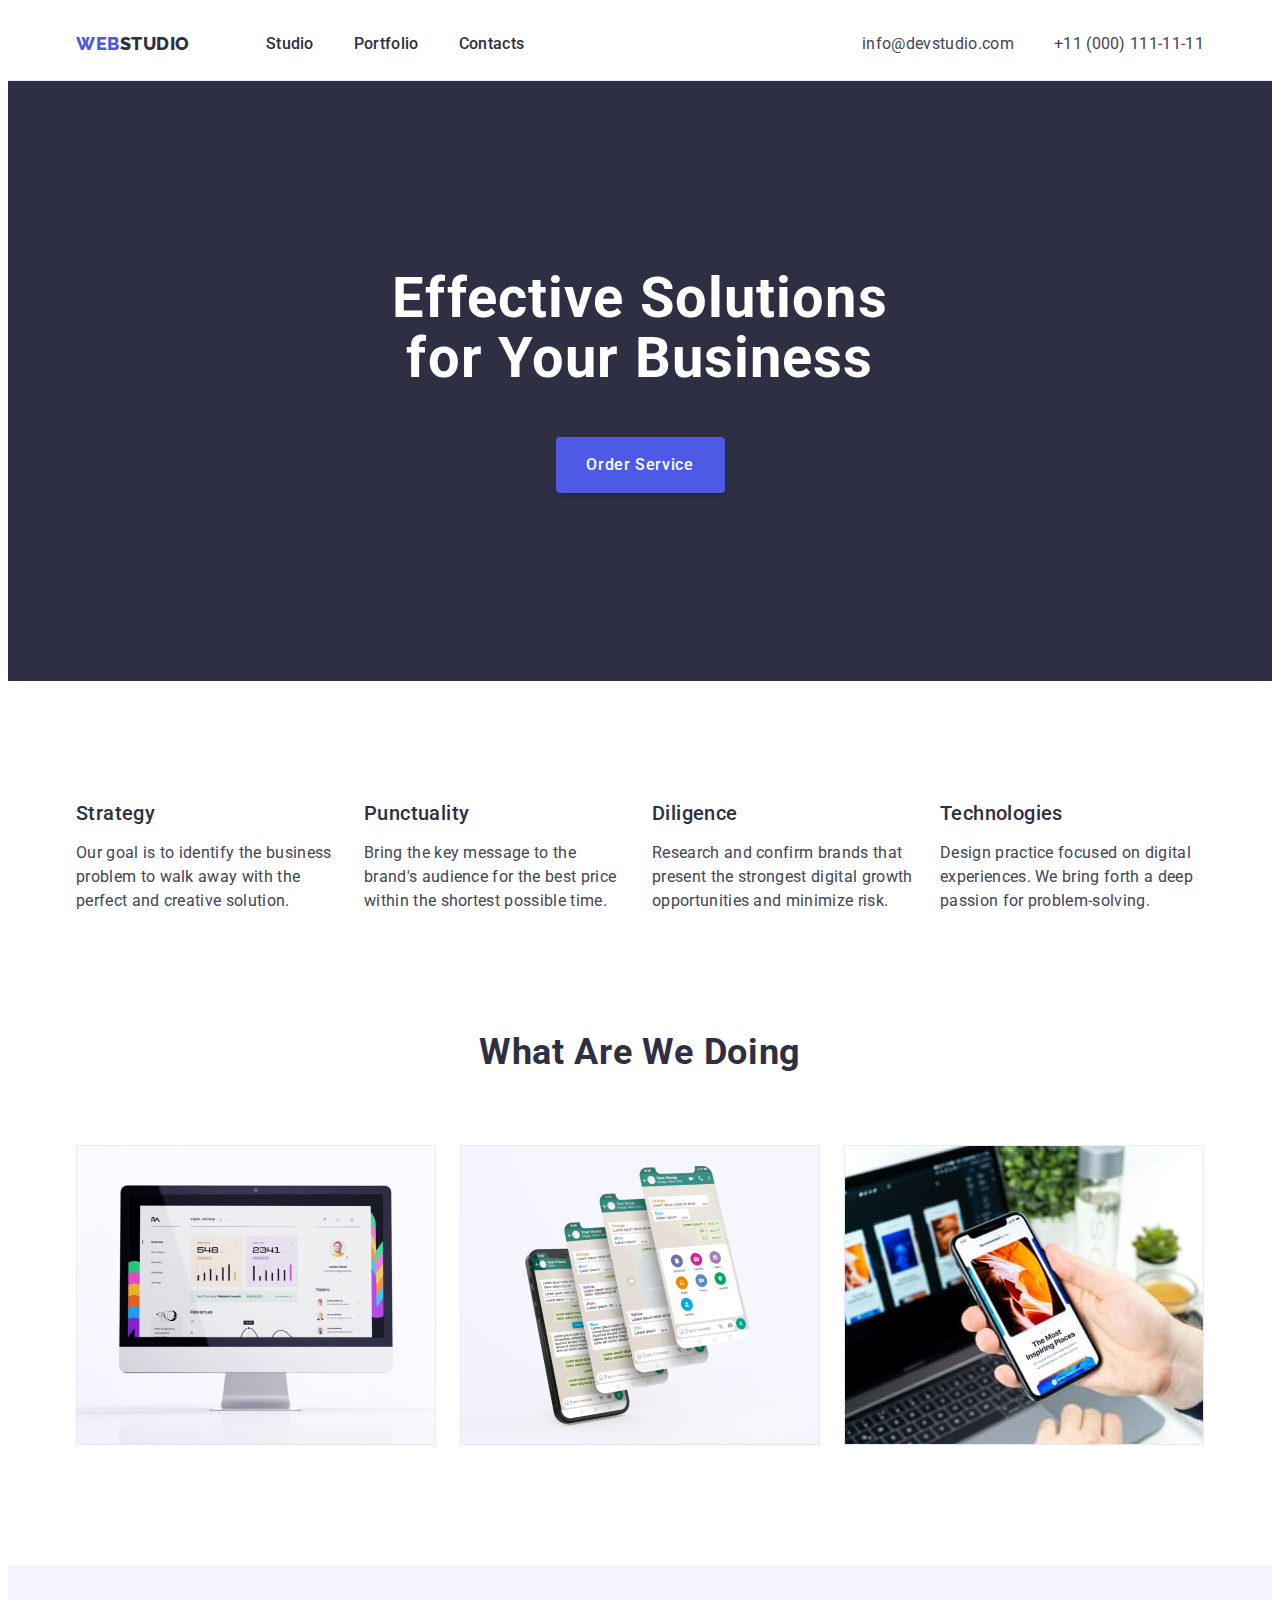
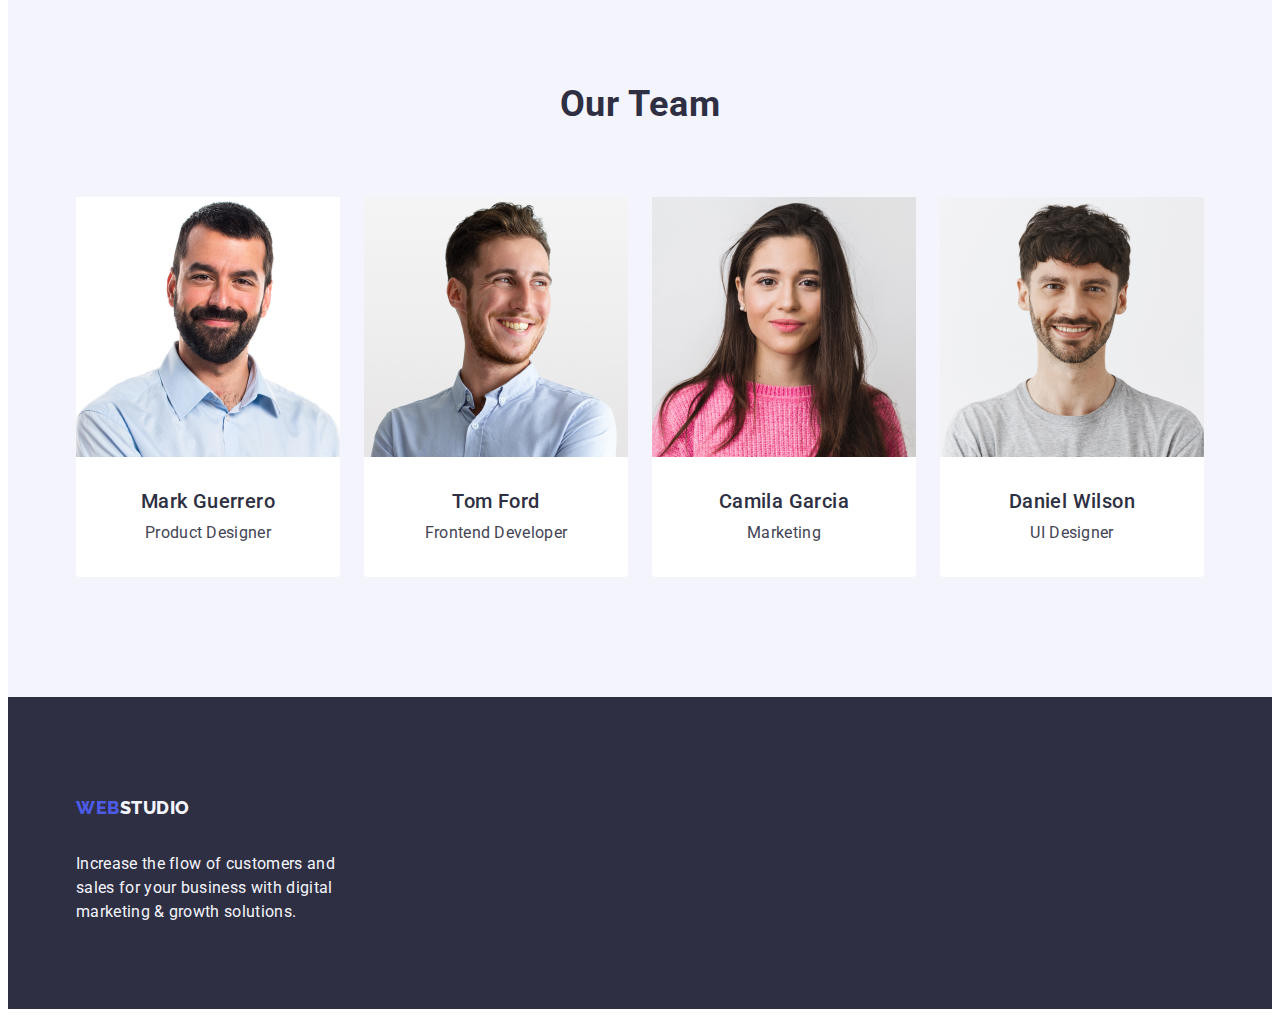
<file: index.html>
<!DOCTYPE html>
<html lang="en">
<head>
    <meta charset="UTF-8">
    <meta name="viewport" content="width=device-width, initial-scale=1.0">
    <title>WebStudio</title>

    <link rel="stylesheet" href="https://cdnjs.cloudflare.com/ajax/libs/modern-normalize/2.0.0/modern-normalize.min.css" integrity="sha512-4xo8blKMVCiXpTaLzQSLSw3KFOVPWhm/TRtuPVc4WG6kUgjH6J03IBuG7JZPkcWMxJ5huwaBpOpnwYElP/m6wg==" crossorigin="anonymous" referrerpolicy="no-referrer" />

    <link rel="stylesheet" href="./css/styles.css">

    <link rel="preconnect" href="https://fonts.googleapis.com">
    <link rel="preconnect" href="https://fonts.gstatic.com" crossorigin>
    <link href="https://fonts.googleapis.com/css2?family=Raleway:wght@800&family=Roboto:wght@400;500&display=swap" rel="stylesheet">
</head>

<body>

    <header class="container-bottom">
        <div class="container header_container">
            <nav class="navigation">
                <a class="logo-web link" href="./index.html">Web<span class="logo-part">Studio</span></a>
                <ul class="title-link list">
                    <li class="title-list"><a class="title-list-link link" href="./index.html">Studio</a></li>
                    <li class="title-list"><a class="title-list-link link" href="./portfolio.html" target="_blank">Portfolio</a></li>
                    <li class="title-list"><a class="title-list-link link" href="">Contacts</a></li>
                </ul>
            </nav>
        
        
            <address class="title-adress">
                <ul class="title-adress-list list">
                    <li class="title-list"><a class="title-contacts link" href="mailto:info@devstudio.com">info@devstudio.com</a></li>
                    <li class="title-list"><a class="title-contacts link" href="tel:+110001111111">+11 (000) 111-11-11</a></li>
                </ul>
            </address>
        </div>
    </header>

<main>
    
    <section class="main-board">
        <div class="main_container container">
            <h1 class="main-board-title">Effective Solutions for Your Business</h1>
            <button class="main-board-button" type="button">Order Service</button>
        </div>
    </section>
    
    <section class="section-preview">
        <div class="head_conteiner_preview container">
            <h2 class="visually-hidden">section</h2>
            <ul class="list_container list">

                <li class="container_menu_list">
                    <h3 class="section-preview-text">Strategy</h3>
                    <p class="section-preview-paragraph">
                        Our goal is to identify the business problem to walk away with the perfect and creative solution.
                    </p>
                </li>

                <li class="container_menu_list">
                    <h3 class="section-preview-text">Punctuality</h3>
                    <p class="section-preview-paragraph">
                        Bring the key message to the brand's audience for the best price within the shortest possible time.
                    </p>
                </li>

                <li class="container_menu_list">
                    <h3 class="section-preview-text">Diligence</h3>
                    <p class="section-preview-paragraph">
                        Research and confirm brands that present the strongest digital growth opportunities and minimize risk.
                    </p>
                </li>

                <li class="container_menu_list">
                    <h3 class="section-preview-text">Technologies</h3>
                    <p class="section-preview-paragraph">
                        Design practice focused on digital experiences. We bring forth a deep passion for problem-solving.
                    </p>
                </li>

            </ul>
        </div>
    </section>
    
    <section class="section-images_conteiner">
        <div class="conteiner_imeges_title container">
            <h2 class="section-imeges-title">What are we doing</h2>

            <ul class="images_conteiner list">
                <li class="images-inside"><img src="./images/777.jpg" width="360" alt="computer"></li>
                <li class="images-inside"><img src="./images/img21.jpg" width="360" alt="mobil"></li>
                <li class="images-inside"><img src="./images/img10.jpg" width="360" alt="Iphone"></li>
            </ul>
        </div>
    </section>

    <section class="fourth-section">
        <div class="staff container">
            <h2 class="section-imeges-title-personnel">Our Team</h2>

            <ul class="fourth-container list">
                <li class="fourth-section-list">
                    <img src="./images/img.jpg" width="264" alt="Mark">
                    <div class="inside-personnel">
                        <h3 class="section-title-personnel-text">Mark Guerrero</h3>
                        <p class="section-paragraph-personnel-text">Product Designer</p>
                    </div>
                </li>
                <li class="fourth-section-list">
                    <img src="./images/img22.jpg" width="264" alt="Tom">
                    <div class="inside-personnel">
                        <h3 class="section-title-personnel-text">Tom Ford</h3>
                        <p class="section-paragraph-personnel-text">Frontend Developer</p>
                    </div>   
                </li>
                <li class="fourth-section-list">
                    <img src="./images/img222.jpg" width="264" alt="Camila">
                    <div class="inside-personnel">
                        <h3 class="section-title-personnel-text">Camila Garcia</h3>
                        <p class="section-paragraph-personnel-text">Marketing</p>
                    </div>
                </li>
                <li class="fourth-section-list">
                    <img src="./images/img2.jpg" width="264" alt="Daniel">
                    <div class="inside-personnel">
                        <h3 class="section-title-personnel-text">Daniel Wilson</h3>
                        <p class="section-paragraph-personnel-text">UI Designer</p>
                    </div>
                </li>
            </ul>
        </div>
    </section>

</main>

    <footer class="footer-down-desidn">
        <div class="container-footer container">
            <a class="footer-logotype link" href="./index.html">Web<span class="footer-logo-part">Studio</span></a>
            <p class="footer-down-paragraph">Increase the flow of customers and sales for your business with digital marketing & growth solutions.</p>
        </div>
    </footer>
</body>
</html>
</file>
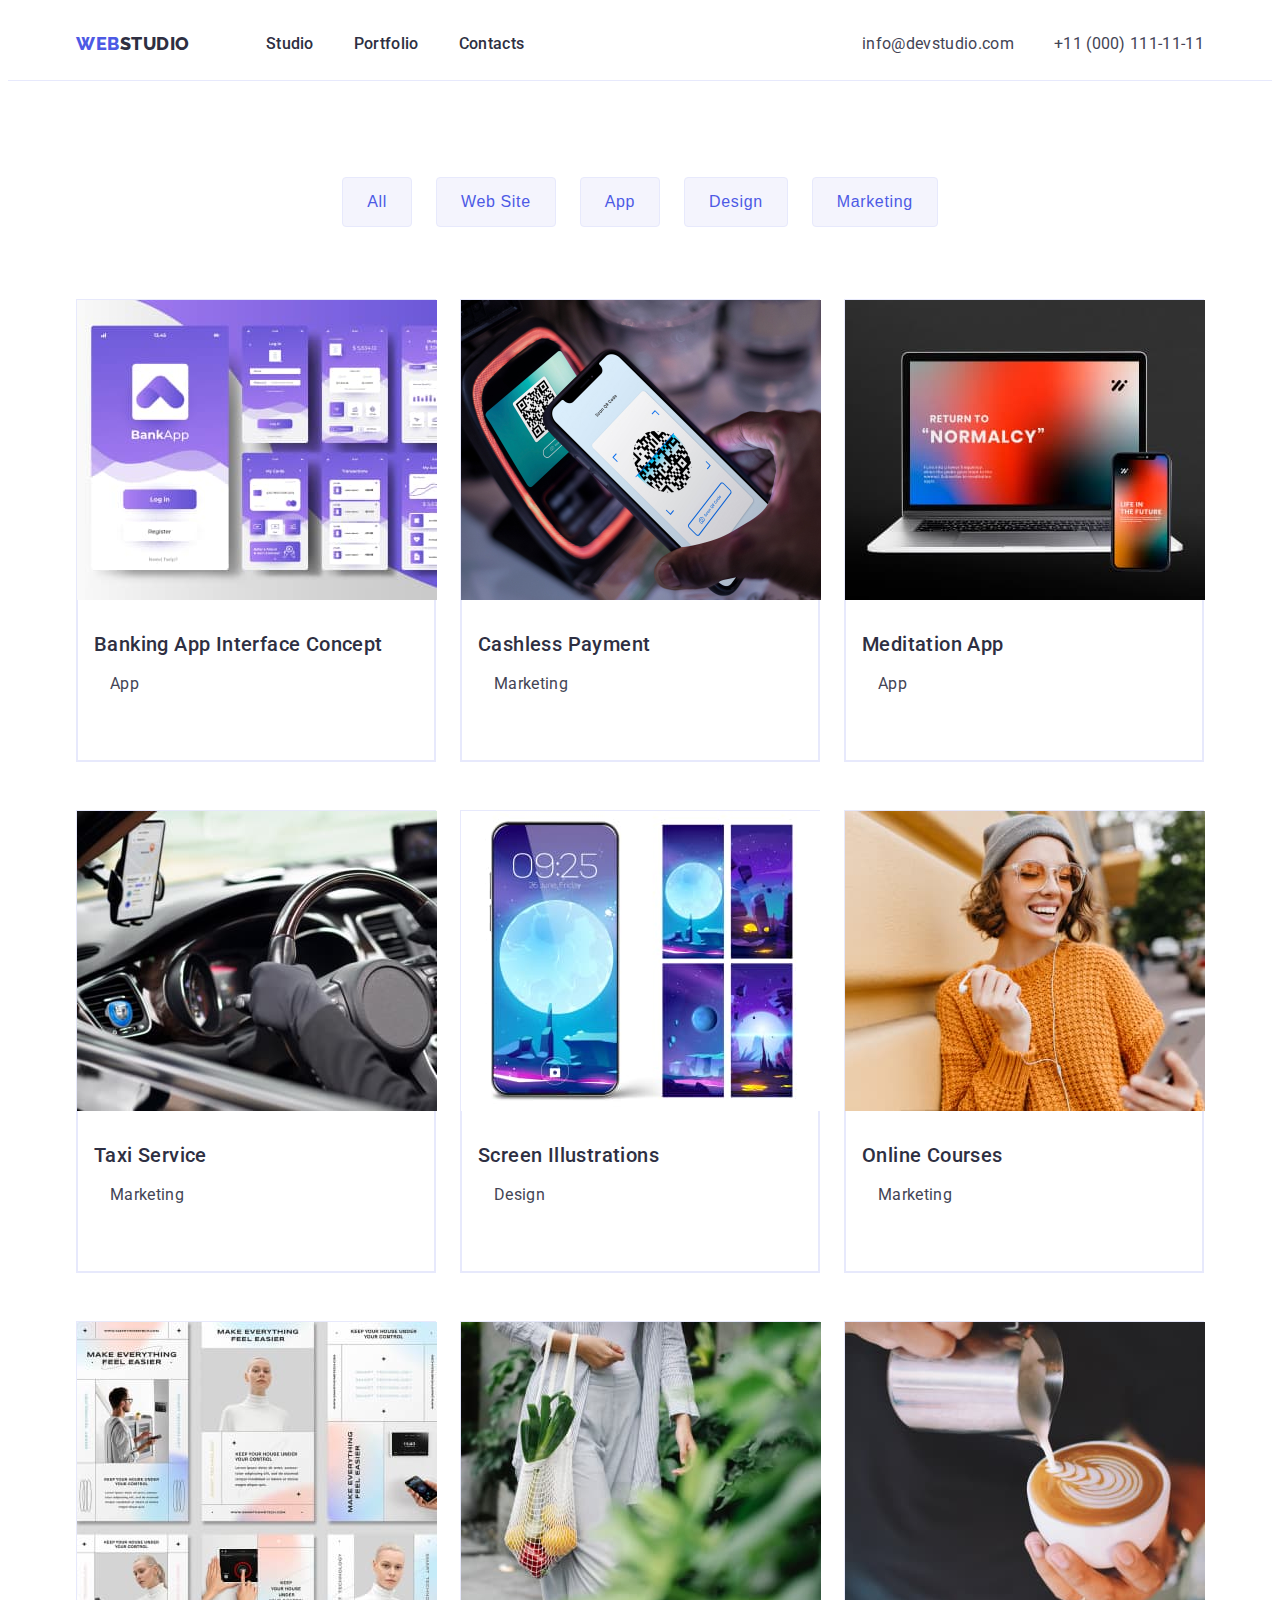
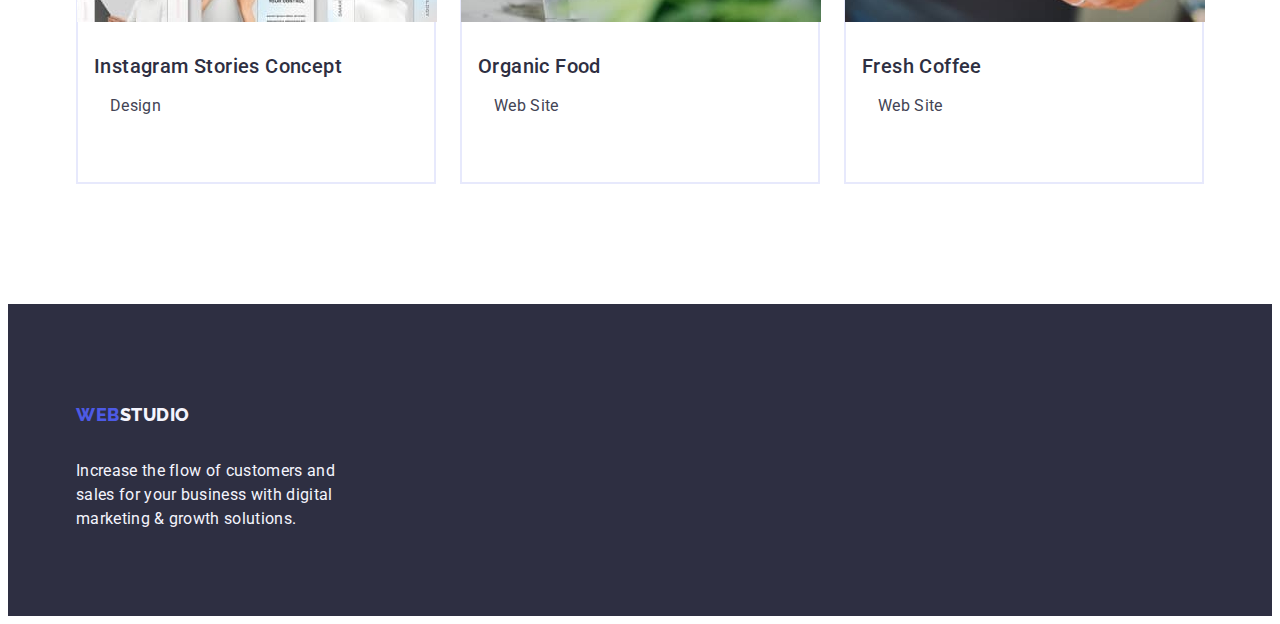
<file: portfolio.html>
<!DOCTYPE html>
<html lang="en">
<head>
    <meta charset="UTF-8">
    <meta name="viewport" content="width=device-width, initial-scale=1.0">
    <title>WebStudio</title>

    <link rel="stylesheet" href="https://cdnjs.cloudflare.com/ajax/libs/modern-normalize/2.0.0/modern-normalize.min.css" integrity="sha512-4xo8blKMVCiXpTaLzQSLSw3KFOVPWhm/TRtuPVc4WG6kUgjH6J03IBuG7JZPkcWMxJ5huwaBpOpnwYElP/m6wg==" crossorigin="anonymous" referrerpolicy="no-referrer" />

    <link rel="stylesheet" href="./css/styles.css">

    <link rel="preconnect" href="https://fonts.googleapis.com">
    <link rel="preconnect" href="https://fonts.gstatic.com" crossorigin>
    <link href="https://fonts.googleapis.com/css2?family=Raleway:wght@800&family=Roboto:wght@400;500&display=swap" rel="stylesheet">

</head>

    <body>

        <header class="container-bottom">
            <div class="container header_container">
                <nav class="navigation">
                    <a class="logo-web link" href="./index.html">Web<span class="logo-part">Studio</span></a>
                    <ul class="title-link list">
                        <li class="title-list"><a class="title-list-link link" href="./index.html">Studio</a></li>
                        <li class="title-list"><a class="title-list-link link" href="./portfolio.html">Portfolio</a></li>
                        <li class="title-list"><a class="title-list-link link" href="">Contacts</a></li>
                    </ul>
                </nav>
                <address class="title-adress">
                    <ul class="title-adress-list list">
                        <li><a class="title-contacts link" href="mailto:info@devstudio.com">info@devstudio.com</a></li>
                        <li><a class="title-contacts link" href="tel:+110001111111">+11 (000) 111-11-11</a></li>
                    </ul>
                </address>
            </div>
        </header>

        <main>
            <section class="title-button">

                <div class=" container">
                        <h1 class="title-button-section">App</h1>

                        <ul class="title-button-list list">
                            <li><button class="title-button-menu link" type="button">All</button></li>
                            <li><button class="title-button-menu link" type="button">Web Site</button></li>
                            <li><button class="title-button-menu link" type="button">App</button></li>
                            <li><button class="title-button-menu link" type="button">Design</button></li>
                            <li><button class="title-button-menu link" type="button">Marketing</button></li>
                        </ul>

                        <ul class="title-images-menu list">

                            <li class="list_menu_images">
                                <a class="link list-content"><img src="./images/img11.jpg" alt="list-menu" width="360">
                                    <div class="inside_img">
                                    <h2 class="title-images-menu-title">Banking App Interface Concept</h2>
                                    <p class="title-images-menu-paragraph">App</p>
                                    </div>
                                </a>
                            </li>

                            <li class="list_menu_images">
                                <a class="link list-content"><img src="./images/img12.jpg" alt="mobil-pay" width="360">
                                    <div class="inside_img">
                                    <h2 class="title-images-menu-title">Cashless Payment</h2>
                                    <p class="title-images-menu-paragraph">Marketing</p>
                                    </div>
                                </a>
                            </li>

                            <li class="list_menu_images">
                                <a class="link list-content"><img src="./images/img13.jpg" alt="device" width="360">
                                    <div class="inside_img">
                                    <h2 class="title-images-menu-title">Meditation App</h2>
                                    <p class="title-images-menu-paragraph">App</p>
                                    </div>
                                </a>
                            </li>

                            <li class="list_menu_images">
                                <a class="link list-content"><img src="./images/img14.jpg" alt="device" width="360">
                                    <div class="inside_img">
                                    <h2 class="title-images-menu-title">Taxi Service</h2>
                                    <p class="title-images-menu-paragraph">Marketing</p>
                                    </div>
                                </a>
                            </li>

                            <li class="list_menu_images">
                                <a class="link list-content"><img src="./images/img15.jpg" alt="design" width="360">
                                    <div class="inside_img">
                                    <h2 class="title-images-menu-title">Screen Illustrations</h2>
                                    <p class="title-images-menu-paragraph">Design</p>
                                    </div>
                                </a>
                            </li>

                            <li class="list_menu_images">
                                <a class="link list-content"><img src="./images/img16.jpg" alt="girl" width="360">
                                    <div class="inside_img">
                                    <h2 class="title-images-menu-title">Online Courses</h2>
                                    <p class="title-images-menu-paragraph">Marketing</p>
                                    </div>
                                </a>
                            </li>

                            <li class="list_menu_images">
                                <a class="link list-content"><img src="./images/img17.jpg" alt="design" width="360">
                                    <div class="inside_img">
                                    <h2 class="title-images-menu-title">Instagram Stories Concept</h2>
                                    <p class="title-images-menu-paragraph">Design</p>
                                    </div>
                                </a>
                            </li>

                            <li class="list_menu_images">
                                <a class="link list-content"><img src="./images/img18.jpg" alt="food" width="360">
                                    <div class="inside_img">
                                    <h2 class="title-images-menu-title">Organic Food</h2>
                                    <p class="title-images-menu-paragraph">Web Site</p>
                                    </div>
                                </a>
                            </li>

                            <li class="list_menu_images">
                                <a class="link list-content"><img src="./images/img19.jpg" alt="coffee" width="360">
                                    <div class="inside_img">
                                    <h2 class="title-images-menu-title">Fresh Coffee</h2>
                                    <p class="title-images-menu-paragraph">Web Site</p>
                                    </div>
                                </a>
                            </li>

                        </ul>

                </div>      
            </section>
                
        </main>

        <footer class="footer-down-desidn">
            <div class="container-footer container">
                <a class="footer-logotype link" href="./index.html">Web<span class="footer-logo-part">Studio</span></a>
                <p class="footer-down-paragraph">Increase the flow of customers and sales for your business with digital marketing & growth solutions.</p>
            </div>
        </footer>
        
    </body>

</html>
</file>
<file: css/styles.css>
*,
*::before,
*::after {
    box-sizing: border-box;
}

h1,
h2,
h3,
h4,
h5,
h6,
p {
    margin: 0;
}

ul,
ol {
    margin: 0;
    padding-left: 0;
}

img {
    display: block;
}


body {
    font-family: "Roboto", sans-serif;
    color: var(--slate);
    background-color: #FFFFFF;
}

:root {
    --navyblue: #2E2F42;
    --iris: #4D5AE5;
    --cloud: #F4F4FD;
    --cornflower: #E7E9FC;
    --slate: #434455;
    --white: #FFF;
}

.list {
    list-style: none;
}

.link {
    text-decoration: none;
}

/*------------------------------html-------------------------------*/
.title-list-link {
    color: var(--navyblue);
    /* Body Medium */
    font-family: "Roboto", sans-serif;
    font-size: 16px;
    font-style: normal;
    font-weight: 500;
    line-height: 1.5; /* 150% */
    letter-spacing: 0.02em;
}

.title-contacts {
    color: var(--slate);
    /* Body */
    font-family: "Roboto", sans-serif;
    font-size: 16px;
    font-style: normal;
    font-weight: 400;
    line-height: 1.5; /* 150% */
    letter-spacing: 0.02px;
}

/*------------------------------ main section -------------------------------*/

.main_container {
}

.main-board {
    background: var(--navyblue);
    /*width: 1440px;
    height: 600px;*/
    flex-shrink: 0;
    padding: 188px 0
}

.main-board-title {
    color: var(--white);
    /* Header 1 */
    font-size: 56px;    
    font-weight: 700;
    line-height: 1.07; /* 107.143% */
    letter-spacing: 0.02em;
    text-align: center;
    max-width: 496px;
    margin: 0 auto;
}

.main-board-button {
    background: var(--iris);
    color: var(--white);
    margin: 0 auto;
    margin-top: 48px;
    /* Button Text */
    font-family: "Roboto", sans-serif;
    font-size: 16px;
    font-style: normal;
    font-weight: 500;
    line-height: 1.5; /* 150% */
    letter-spacing: 0.04em;
    cursor: pointer;
    /*padding: 16px 32px;*/
    /* Style */
    border-radius: 4px;
    border: none;
    background: var(--iris, #4D5AE5);
    box-shadow: 0px 4px 4px 0px rgba(0, 0, 0, 0.15);
    display: block;
    min-width: 169px;
    height: 56px;
}

.main-board-button:hover, .main-board-button:focus {
    background-color: #404BBF;
} 

/*------------------------------section 2-------------------------------*/

.section-preview{
    padding: 120px 0;
}

.head_conteiner_preview {
    width: 1440px;
}

.visually-hidden {
    position: absolute;
    width: 1px;
    height: 1px;
    margin: -1px;
    border: 0;
    padding: 0;
    white-space: nowrap;
    clip-path: inset(100%);
    clip: rect(0 0 0 0);
    overflow: hidden;
}

.list_container {
    display: flex;
    gap: 24px;
}

.container_menu_list {
    flex-basis: calc((100% - 3 * 24px) / 4);
}

.section-preview-text {
    color: var(--navyblue);
    /* Header 3 */
    font-family: "Roboto", sans-serif;
    font-size: 20px;
    font-style: normal;
    font-weight: 500;
    line-height: 1.2; /* 120% */
    letter-spacing: 0.02em;
    margin-bottom: 8px;
}

.section-preview-paragraph {
    color: var(--slate);
    padding-top: 8px;
    /* Body */
    font-family: "Roboto", sans-serif;
    font-size: 16px;
    font-style: normal;
    font-weight: 400;
    line-height: 1.5; /* 150% */
    letter-spacing: 0.02em;
}

/*------------------------------section 3-------------------------------*/

.section-images_conteiner {
    padding-bottom: 120px;
}
.conteiner_imeges_title {
    width: 1440px;
}

.section-imeges-title {
    color: var(--navyblue);
    /* Header 2 */
    font-family: "Roboto", sans-serif;
    font-size: 36px;
    text-align: center;
    font-style: normal;
    font-weight: 700;
    line-height: 1.11; /* 111.111% */
    letter-spacing: 0.02em;
    text-transform: capitalize; 
    margin-bottom: 72px;
}

.images_conteiner {
    display: flex;
    gap: 24px;
}

.images-inside {
    width: calc((100% - 48px) / 3)
}

/*------------------------------section 4-------------------------------*/

.fourth-container {
    display: flex;
    gap: 24px;
}

.fourth-section {
    padding: 120px 0;
    background-color: #F4F4FD;
}

.staff {
}

.section-imeges-title-personnel {
    color: var(--navyblue);
    margin-bottom: 72px;
    /* Header 2 */
    font-family: "Roboto", sans-serif;
    font-size: 36px;
    font-style: normal;
    font-weight: 700;
    line-height: 1.11; /* 111.111% */
    letter-spacing: 0.02em;
    text-transform: capitalize;
    text-align: center;
}

.fourth-section-list {
    background-color: #FFFFFF;
    text-align: center;
    width: calc((100% - 72px) / 4);
    border-radius: 0px 0px 4px 4px;
}

.inside-personnel {
    padding: 32px 0;

}

.section-title-personnel-text {
    color: var(--navyblue);
    /* Header 3 */
    font-family: "Roboto", sans-serif;
    font-size: 20px;
    font-style: normal;
    font-weight: 500;
    line-height: 1.2; /* 120% */
    letter-spacing: 0.02em;
    text-align: center;
    margin-bottom: 8px;
}

.section-paragraph-personnel-text {
    color: var(--slate);
    /* Body */
    font-family: "Roboto", sans-serif;
    font-size: 16px;
    font-style: normal;
    font-weight: 400;
    line-height: 1.5; /* 150% */
    letter-spacing: 0.02em;
    text-align: center; 
}

/*------------------------------footer html-------------------------------*/

.container-footer {
    padding-top: 100px;
    padding-left: 156px;
}

.footer-logotype {
    color: var(--iris);
    font-family: "Raleway", sans-serif;
    font-size: 18px;
    font-style: normal;
    font-weight: 800;
    line-height: 1.17; /* 116.667% */
    letter-spacing: 0.03em;
    text-transform: uppercase;
    display: inline-block;
    margin-bottom: 16px;
}

.footer-logo-part {
    color: var(--cloud);
}

.footer-down-desidn {
    /* width: 1440px;*/
    height: 312px;
    flex-shrink: 0;
    background: var(--navyblue);
    padding: 100px 0 
}

.footer-down-paragraph {
    color: var(--cloud);
    width: 264px;
    padding-top: 18px;
    /* Body */
    font-family: "Roboto", sans-serif;
    font-size: 16px;
    font-style: normal;
    font-weight: 400;
    line-height: 1.5; /* 150% */
    letter-spacing: 0.02em;
}

/*------------------------------portfolio-------------------------------*/

/*------------------------------Header-------------------------------*/
.logo-web {
    color: var(--iris);
    font-size: 18px;
    font-style: normal;
    font-weight: 800;
    line-height: 1.17; 
    letter-spacing: 0.54px;
    text-transform: uppercase;
    text-decoration-line: none;
    font-family: "Raleway", sans-serif;
    margin-right: 76px;
}

.logo-part {
    color: var(--navyblue);
}

.title-link {
    display: flex;
    gap: 40px;
}

.navigation {
    display: flex;
    align-items: center;
    /*gap: 76px;
    margin-left: 156px;*/
}

.header_container {
    display: flex;
    align-items: center;
    height: 72px;
}

.container {
    /*display: flex;
    width: 1440px;
    height: 72px;
    align-items: center;
    flex-shrink: 0;*/
    width: 1158px;
    margin: 0 auto;
    padding: 0 15px 0 15px;
}

.title-list {
    font-family: "Roboto", sans-serif;
    font-size: 16px;
    font-style: normal;
    font-weight: 500;
    line-height: 1.5; 
    letter-spacing: 0.02em;
}

.title-list-link:hover, .title-list-link:focus {
    color: #404bbf;
}

.title-list-link {
    text-decoration: none;
    color: var(--navyblue);
    padding: 24px 0;
}

.title-adress {
    font-style: normal;
    margin-left: auto;
    /*margin-right: 156px;*/
}

.title-adress-list {
    font-style: normal;
    display: flex;
    gap: 40px;
}

.title-contacts {
    color: var(--slate);
    font-family: "Roboto", sans-serif;
    font-size: 16px;
    font-style: normal;
    font-weight: 400;
    line-height: 1.5; 
    letter-spacing: 0.02em;
    text-decoration: none;
    padding: 24px 0;
}

.title-contacts:hover, .title-contacts:focus {
    color: #404bbf;
}

/*------------------------------main-------------------------------*/
/*------------------------------section-------------------------------*/

.title-button {
    padding-top: 96px;
    padding-bottom: 120px; 
}

.container-bottom {
    border-bottom: 1px solid var(--cornflower);
}
.container-title-button{
    width: 1440px;
    padding: 96px 0 0 0;
}

.title-button-section {
    text-align: center;
    position: absolute;
    width: 1px;
    height: 1px;
    margin: -1px;
    border: 0;
    padding: 0;
    white-space: nowrap;
    clip-path: inset(100%);
    clip: rect(0 0 0 0);
    overflow: hidden;
}

.title-button-list {
    list-style: none;
    display: flex;
    gap: 24px;
    justify-content: center;
    margin-bottom: 72px;
} 

.title-button-menu {
    color: var(--iris);
    text-align: center;
    font-size: 16px;
    font-style: normal;
    font-weight: 500;
    line-height: 1.5; 
    letter-spacing: 0.04em;
    border: 1px solid var(--cornflower);
    border-radius: 4px;
    background: var(--cloud);
    cursor: pointer;
    padding: 12px 24px;
}

.title-button-menu:hover, .title-button-menu:focus {
    color: #FFFFFF;
    background-color: #404BBF;
    border: 1px solid transparent;
}

.container-images-menu {
    width: 1440px;
}

.title-images-menu {
    display: flex;
    flex-wrap: wrap;
    column-gap: 24px;
    row-gap: 48px;
}

.list_menu_images {
    width: calc((100% - 48px) / 3); 
    border: 1px solid var(--cornflower);
    background: var(--white);
}

.list-content {
}

.inside_img {
    padding: 32px 16px;
    border: 1px solid #e7e9fc;
    border-top: none; 
}

.title-images-menu-title {
    color: var(--navyblue);
    font-family: "Roboto", sans-serif;
    font-size: 20px;
    font-style: normal;
    font-weight: 500;
    line-height: 1.2; 
    letter-spacing: 0.02em;
    margin-bottom: 8px;
}

.title-images-menu-paragraph {
    font-family: "Roboto", sans-serif;
    font-size: 16px;
    font-style: normal;
    font-weight: 400;
    line-height: 1.5; 
    letter-spacing: 0.02em;
    color: #434455;
    padding-top: 8px;
    padding-left: 16px;
    padding-bottom: 32px;
}

.body-images-menu {
}

.footer-images-section {
    background-color: #F4F4FD; 
}

.footer-images-menu {
}

.footer-paragraph {
    color: var(--cloud);
    font-family: "Roboto", sans-serif;
    font-size: 16px;
    font-style: normal;
    font-weight: 400;
    line-height: 1.5; 
    letter-spacing: 0.02em;
}
</file>
